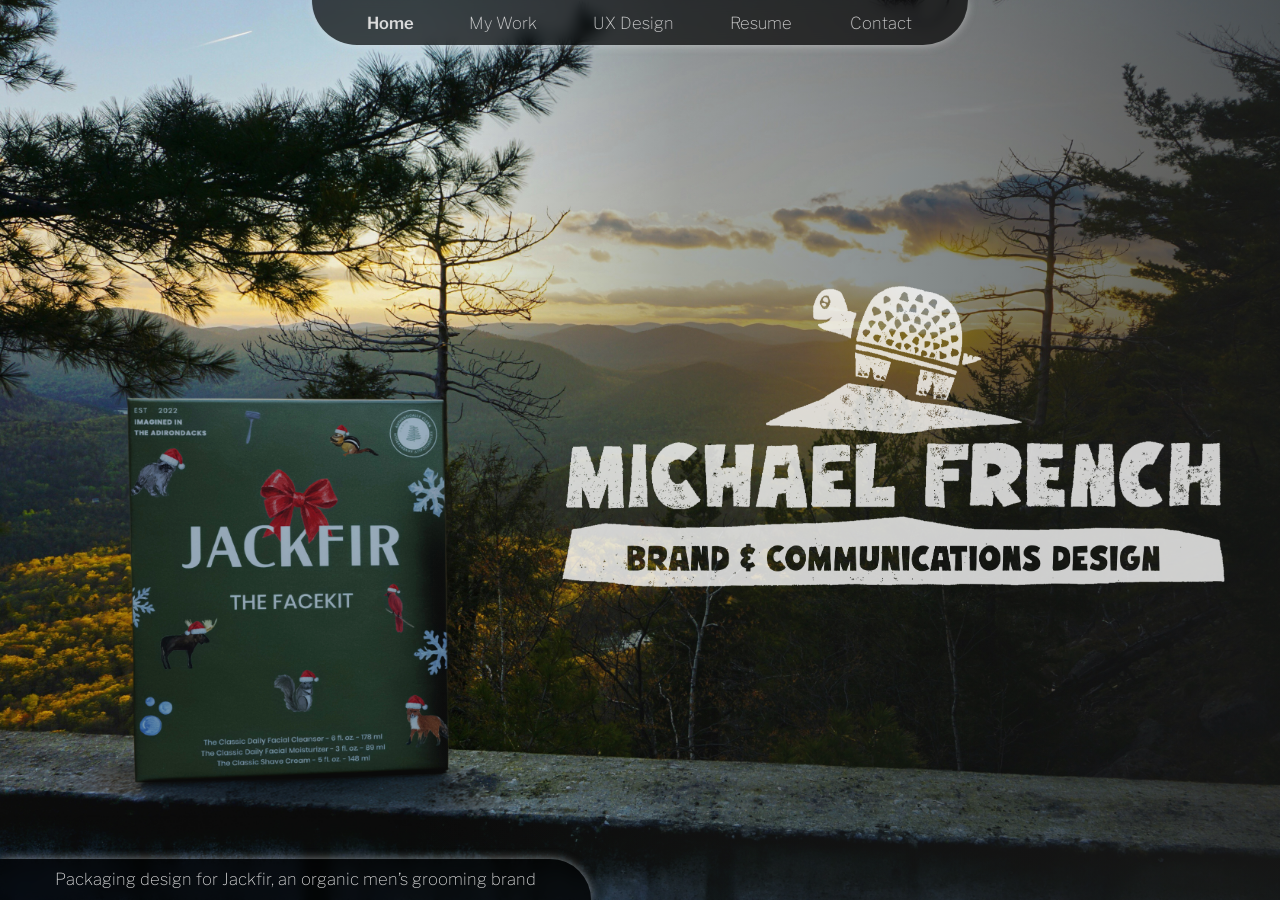
<file: index.html>
<!DOCTYPE html>
<html lang="en">
<head>
	<meta charset="UTF-8" />
	<meta name="viewport" content="width=device-width, initial-scale=1.0"/>
	<title>VISUALS | michaelfrench.co</title>

	<!-- SET UP FAVICONS -->
	<link href="/icons/favicon.ico" rel="icon" sizes="any">
	<link href="/icons/favicon.svg" rel="icon" type="image/svg+xml">
	<link href="/icons/Touch.png" rel="apple-touch-icon">

	<link rel="stylesheet" href="reset.css">
	<link rel="stylesheet" href="style.css">

	<script src="copy-email.js" defer></script>
	<script src="hero-slideshow.js" defer></script>

</head>
<body>
	<div class="hero">
		<img src="heroimages/hero1.jpg" alt="Preview of work" class="is-active"/>
		<img src="heroimages/hero2.jpg" alt="Preview of work"/>
		<img src="heroimages/hero3.jpg" alt="Preview of work"/>
		<!-- muted + playsinline are required for autoplay (playsinline for iOS) -->
		<video src="heroimages/hero4-small.mp4" poster="heroimages/hero4-poster.jpg" autoplay muted loop playsinline aria-label="Preview of work"></video>
	</div>
	<section class="hero-caption">
		<!-- caption for hero1.jpg, shown before hero-slideshow.js runs; other captions live in that file -->
		<p>Packaging design for Jackfir, an organic men’s grooming brand</p>
	</section>

	<div class="nav-bg" aria-hidden="true"></div>
	<nav>
		<ul>
			<li><a href="../visuals/" data-text="Home" class="active">Home</a></li>
			<!-- THIS PAGE WILL INCLUDE MY BIO: -->
			<li><a href="work/" data-text="My Work">My Work</a></li>
			<li><a href="../mfrench022.github.io/" data-text="UX Design">UX Design</a></li>
			<li><a href="resume/Michael French_Resume26.pdf" target="_blank" data-text="Resume">Resume</a></li>
			<!-- copies email to clipboard (copy-email.js); mailto is the fallback -->
			<li><a href="mailto:michael@michaelfrench.co" data-copy-email="michael@michaelfrench.co" data-text="Contact">Contact</a></li>
		</ul>
	</nav>

	<!-- "email copied" notification, shown by copy-email.js -->
	<div class="toast" role="status" aria-live="polite"></div>

	<!-- screen-blends with the hero -->
	<header class="header-blend">
		<img class="logo" src="logo.png" alt="Michael French Logo">
	</header>
	<div class="header-background"></div>

</body>
</html>
</file>
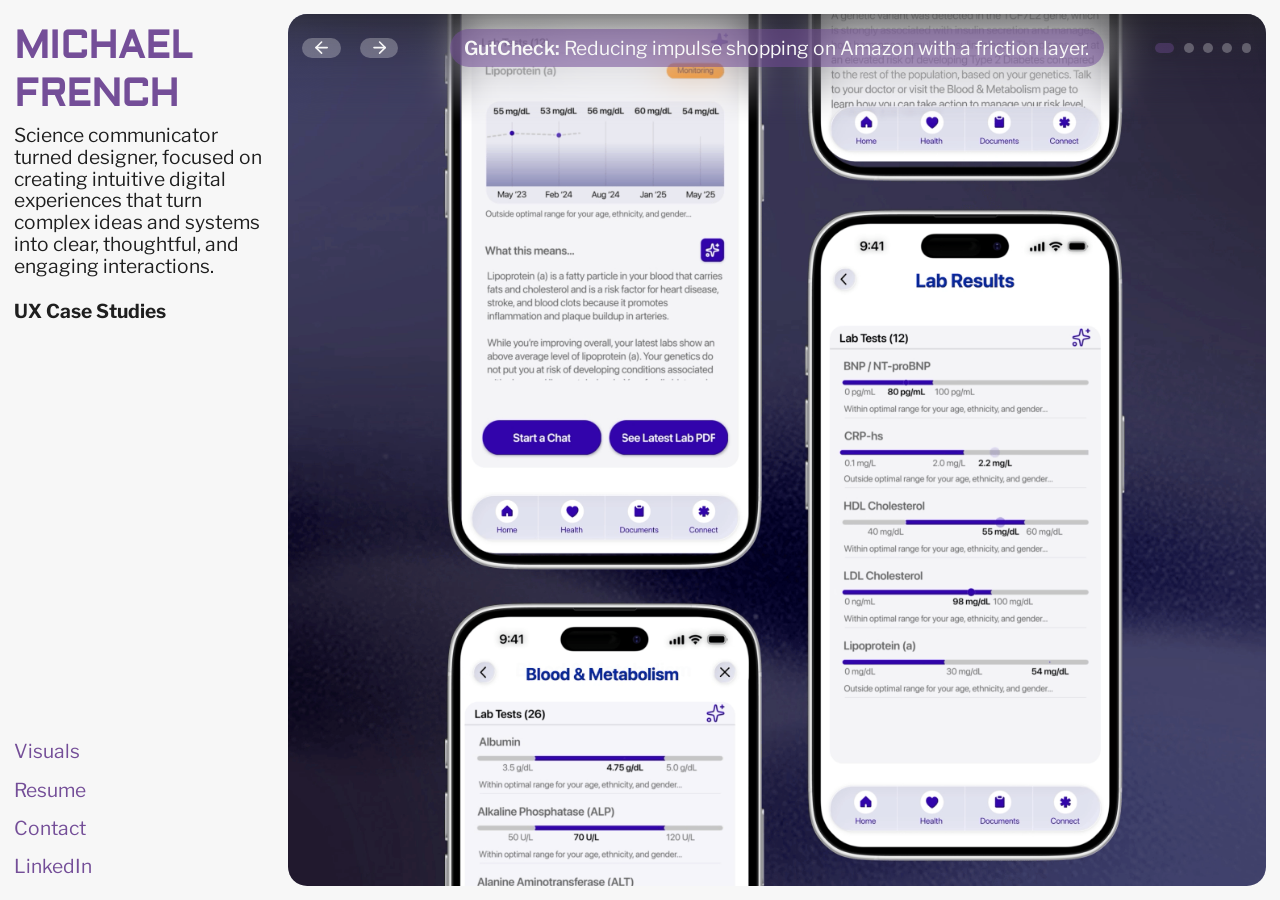
<file: ux/index.html>
<!DOCTYPE html>
<html lang="en">
<head>
  <meta charset="UTF-8" />
  <meta name="viewport" content="width=device-width, initial-scale=1.0"/>
  <title>UX DESIGN | michaelfrench.co</title>

    <!-- SET UP FAVICONS -->
  <link href="/icons/favicon.ico" rel="icon" sizes="any">
  <link href="/icons/favicon.svg" rel="icon" type="image/svg+xml">
  <link href="/icons/Touch.png" rel="apple-touch-icon">


  <link rel="stylesheet" href="reset.css">
  <link rel="stylesheet" href="style.css">

</head>
<body>

  <section class = "hero">
    <div class="panel">
      <div class ="header">
      
      <h1>Michael French</h1>
      <h2>Science communicator turned designer, focused on creating intuitive digital experiences that turn complex ideas and systems into clear, thoughtful, and engaging interactions.</h2>
      <button class="case-studies-btn"><h3>UX Case Studies</h3></button>
      </div>
      <div class="cta-container">
      <button><a href="../"><h3>Visuals</h3></a></button>
      <button><a href="../resume/Michael French_Resume26.pdf" target="_blank"><h3>Resume</h3></a></button>
      <!-- ADD COPY TO CLIPBOARD INTERACTION HERE -->
      <button><a href="mailto:michael@michaelfrench.co"><h3>Contact</h3></a></button>
      <button><a href="https://www.linkedin.com/in/michael-french-66b8b2169/" target="_blank"><h3>LinkedIn</h3></a></button>
      </div>
    </div>
     <div class="img-container">
        <img src="images/placeholder.gif" alt="">
        <div class="info-panel">
          <div class="nav-container">
            <button>
              <svg xmlns="http://www.w3.org/2000/svg" width="24" height="24" viewBox="0 0 24 24" fill="none" stroke="currentColor" stroke-width="2" stroke-linecap="round" stroke-linejoin="round" class="lucide lucide-arrow-left-icon lucide-arrow-left"><path d="m12 19-7-7 7-7"/><path d="M19 12H5"/></svg>
            </button>
            <button>
              <svg xmlns="http://www.w3.org/2000/svg" width="24" height="24" viewBox="0 0 24 24" fill="none" stroke="currentColor" stroke-width="2" stroke-linecap="round" stroke-linejoin="round" class="lucide lucide-arrow-right-icon lucide-arrow-right"><path d="M5 12h14"/><path d="m12 5 7 7-7 7"/></svg>
            </button>
          </div>
          <p><span>GutCheck:</span> Reducing impulse shopping on Amazon with a friction layer.</p>
           <div class="nav-progress">
            <div class="progress-active"></div>
            <div class="progress-inactive"></div>
            <div class="progress-inactive"></div>
            <div class="progress-inactive"></div>
            <div class="progress-inactive"></div>
          </div>
        </div>
     </div>
  </section>



  </div>
</body>
</html>
</file>
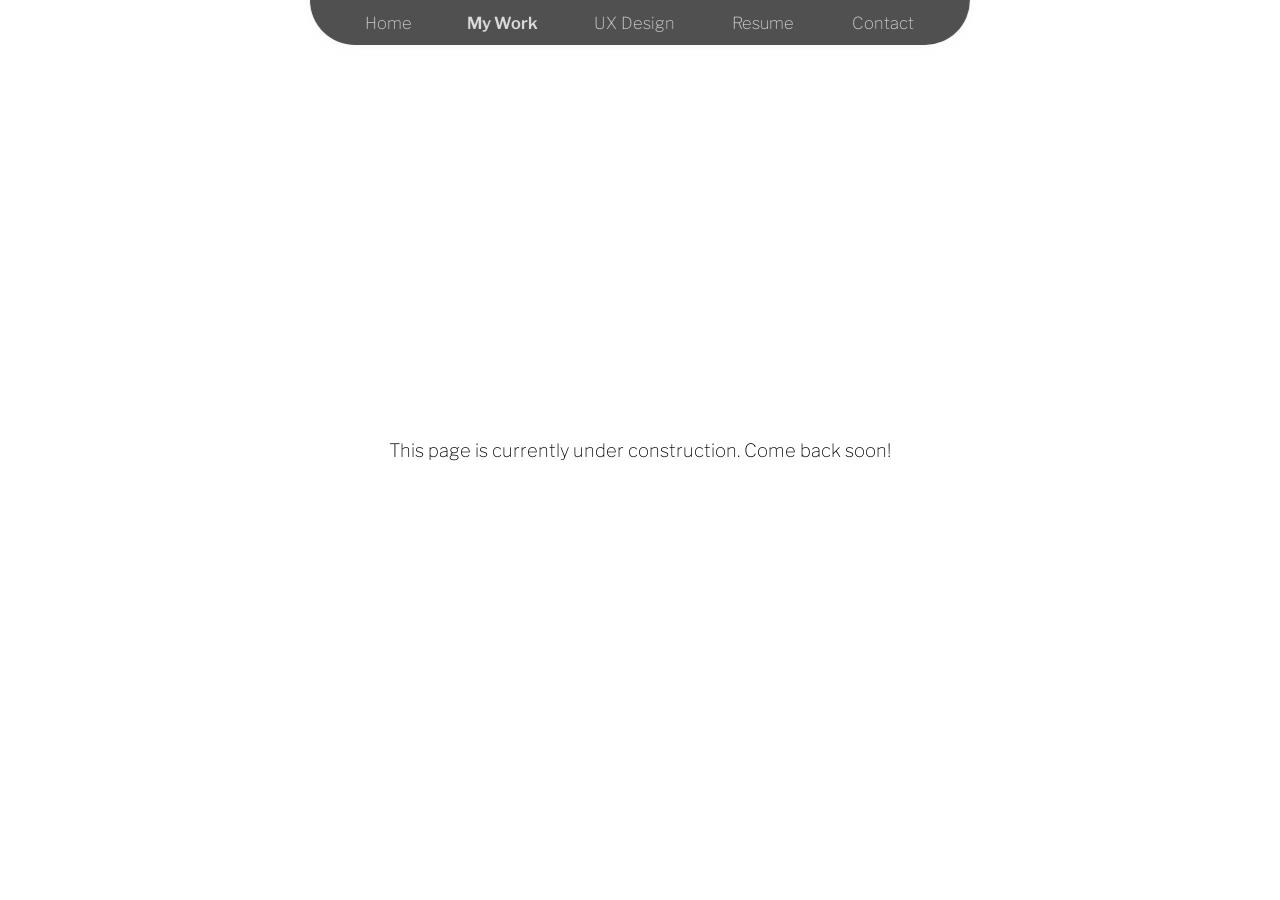
<file: work/index.html>
<!DOCTYPE html>
<html lang="en">
<head>
  <meta charset="UTF-8" />
  <meta name="viewport" content="width=device-width, initial-scale=1.0"/>
  <title>MY WORK | michaelfrench.co</title>

  <!-- SET UP FAVICONS -->
  <link href="/icons/favicon.ico" rel="icon" sizes="any">
  <link href="/icons/favicon.svg" rel="icon" type="image/svg+xml">
  <link href="/icons/Touch.png" rel="apple-touch-icon">


  <link rel="stylesheet" href="../reset.css">
  <link rel="stylesheet" href="../style.css">
    <link rel="stylesheet" href="work-style.css">

  <script src="../copy-email.js" defer></script>

</head>
<body>

    <div class="coming-soon">
      <h3>This page is currently under construction. Come back soon!</h3>
    </div>
    <!-- <div class ="hero">
      <img src="heroimages/herotest3.jpg" alt="Preview of work"/>
    </div>
    <section class="hero-caption">
      <p>Packaging design for Jackfir, an organic men’s grooming brand</p>
    </section> -->

    <nav>
      <ul>
        <li><a href="../../visuals/" data-text="Home">Home</a></li>
        <!-- THIS PAGE WILL INCLUDE MY BIO: -->
        <li><a href="../work/" data-text="My Work" class="active">My Work</a></li>
        <li><a href="../../mfrench022.github.io/" data-text="UX Design">UX Design</a></li>
        <li><a href="../resume/Michael French_Resume26.pdf" target="_blank" data-text="Resume">Resume</a></li>
        <!-- copies email to clipboard (copy-email.js); mailto is the fallback -->
        <li><a href="mailto:michael@michaelfrench.co" data-copy-email="michael@michaelfrench.co" data-text="Contact">Contact</a></li>
      </ul>
    </nav>

    <!-- "email copied" notification, shown by copy-email.js -->
    <div class="toast" role="status" aria-live="polite"></div>

    <header class="work-header">
      <img src="../logo.png">
       <!-- <h2>Brand & Communications Designer</h2> -->
    </header>

</body>
</html>
</file>
<file: style.css>
@import url('https://fonts.googleapis.com/css2?family=Libre+Franklin:ital,wght@0,100..900;1,100..900&display=swap');
/* @import url('https://fonts.googleapis.com/css2?family=Aldrich&display=swap'); */

:root {
	/* spacing */
	--padding: 3rem;
	--bar-inset: calc(var(--padding) / 2);
	--bar-inset-sm: calc(var(--bar-inset) / 2);

	/* color */
	--black: #000000af;
	--white: #dddddd;
	--white-transparent: #CACACA;
	--shade: 26, 26, 26;

	/* Test shade (RED) */
	/* --shade: 255, 6, 6; */

	/* type */
	--font-family: 'Libre Franklin', sans-serif;
	--font-size1: 0.9rem;
	--font-weight1: 100;
	--font-weight2: 600;
	--lineheight1: 1.05rem;

	/* effects */
	/* --text-shadow1: 0px 0px 0.2rem #00000088; */
	--nav-shadow: 0px 0px 0.5rem #ebebeb84;
	--text-shadow3: 0px 0px 0.5rem #020202;
	--border-radius: 3rem;
	--blur: 0.3rem;
	--transition: 0.3s ease-in-out;

	/* layers */
	--z-header-background: 1;
	--z-header: 2;
	--z-bar: 10;
	--z-toast: 11;

	/* gradients */
	--focus-gradient-left: linear-gradient(270deg, rgba(var(--shade), 0.7) 0%, rgba(var(--shade), 0.35) 70%, rgba(var(--shade), 0) 100%);
	--focus-gradient-top: linear-gradient(180deg, rgba(var(--shade), 0.4) 0%, rgba(var(--shade), 0.7) 40%, rgba(var(--shade), 0.35) 70%, rgba(var(--shade), 0) 100%);
}

html {
	font-size: 115%;
}

body {
	font-family: var(--font-family);
	font-weight: var(--font-weight1);
}

.hero {
	width: 100vw;
	height: 100vh;
	/* dvh tracks Safari's toolbars; vh is the fallback */
	height: 100dvh;
	position: fixed;

	/* slides stack on top of each other; hero-slideshow.js moves .is-active */
	img, video {
		position: absolute;
		inset: 0;
		width: 100%;
		height: 100%;
		object-fit: cover;
		object-position: bottom left;
		opacity: 0;
		transition: opacity 1.2s ease-in-out;
	}

	.is-active {
		opacity: 1;
	}
}

.hero-caption p {
	transition: opacity var(--transition);
}

.hero-caption p.is-fading {
	opacity: 0;
}

@media (prefers-reduced-motion: reduce) {
	.hero img, .hero video, .hero-caption p {
		transition: none;
	}
}

/* shared frosted bar: nav on top, caption on bottom, toast under nav */
nav, .hero-caption, .toast {
	position: fixed;
	z-index: var(--z-bar);
	max-width: calc(100vw - (2 * var(--bar-inset)));
	padding-inline: var(--padding);
	padding-block: calc(var(--padding) / 5);
	background-color: var(--black);
	backdrop-filter: blur(var(--blur));
	corner-shape: squircle;
	box-shadow: var(--nav-shadow);
	/* mix-blend-mode: screen; */
}

/* shared bar text */
nav a, .hero-caption p, .toast {
	font-size: var(--font-size1);
	line-height: var(--lineheight1);
	color: var(--white);
}

.hero-caption {
	bottom: 0;
	display: flex;
	align-items: center;
	/* border-top-left-radius: var(--border-radius); */
	border-top-right-radius: var(--border-radius);
}

nav {
	left: 50%;
	transform: translateX(-50%);
	border-bottom-left-radius: var(--border-radius);
	border-bottom-right-radius: var(--border-radius);

	ul {
		display: flex;
		justify-content: space-between;
		align-items: center;
		column-gap: var(--padding);
	}

	a {
		display: inline-flex;
		flex-direction: column;
		align-items: center;
		transition: all var(--transition);

		/* invisible bold copy that reserves the bold width */
		&::after {
			content: attr(data-text);
			font-weight: var(--font-weight2);
			height: 0;
			visibility: hidden;
			overflow: hidden;
			user-select: none;
			pointer-events: none;
		}

		&:hover, &.active {
			font-weight: var(--font-weight2);
		}
	}
}

/* "email copied" notification — tucks under the nav, slides down when shown */
.toast {
	z-index: var(--z-toast);
	top: calc(var(--nav-bottom, 0px) + var(--bar-inset-sm));
	left: 50%;
	transform: translate(-50%, -0.5rem);
	border-radius: var(--border-radius);
	white-space: nowrap;
	opacity: 0;
	visibility: hidden;
	pointer-events: none;
	transition: opacity var(--transition), transform var(--transition), visibility var(--transition);

	&.is-visible {
		opacity: 1;
		visibility: visible;
		transform: translate(-50%, 0);
	}
}

@media (prefers-reduced-motion: reduce) {
	.toast, .toast.is-visible {
		transform: translateX(-50%);
	}
}

header {
	position: fixed;
	z-index: var(--z-header);
	width: calc(12 * var(--padding));
	right: var(--padding);
	top: 50%;
	transform: translateY(-55%);
	display: flex;
	flex-direction: column;

	.logo {
		width: 100%;
		height: auto;
		filter: drop-shadow(var(--text-shadow3));
	}

	&.header-blend {
		mix-blend-mode: screen;
	}
}

.header-background {
	position: fixed;
	z-index: var(--z-header-background);
	width: calc(50vw + (4 * var(--padding)));
	height: 100vh;
	top: 0;
	right: 0;
	background: var(--focus-gradient-left);
}

/* ---------- responsive ---------- */

@media (width < 1250px) {
	header {
		width: calc(8 * var(--padding));
	}
}

@media (width < 980px) {
	html {
		font-size: 100%;
	}

	header {
		width: calc(10 * var(--padding));
		top: calc((2 * var(--padding)) + 5%);
		right: 50%;
		transform: translateX(50%);
	}

	.header-background {
		width: 100vw;
		height: 70vh;
		background: var(--focus-gradient-top);
	}

	.hero-caption {
		left: 0;
		right: 0;
		width: fit-content;
		margin-inline: auto;
		border-top-left-radius: var(--border-radius);
		justify-content: center;

		p {
			text-align: center;
		}
	}
}

@media (width < 600px) {
	html {
		font-size: 90%;
	}

	nav, .hero-caption {
		/* left + right + width:auto stretches the bar between equal gaps */
		--gap: var(--bar-inset);
		left: var(--gap);
		right: var(--gap);
		width: auto;
		max-width: none;
		margin-inline: 0;
		transform: none;
		/* padding-inline: var(--padding); */
	}

	nav ul {
		column-gap: var(--bar-inset);
	}

	.hero img, .hero video {
		object-position: 10% bottom;
	}

	header {
		width: calc(7 * var(--padding));
	}
}

@media (width < 450px) {
	nav {
		--gap: var(--bar-inset-sm);
		padding-inline: calc(var(--bar-inset) * 0.3);
	}

	nav ul {
		flex-wrap: wrap;
		justify-content: center;
		column-gap: var(--bar-inset-sm);
		row-gap: calc(var(--bar-inset) / 4);
	}
}

@media (height < 600px) and (width < 910px) {
	header {
		top: calc(2 * var(--padding));
	}
}

@media (height < 510px) {
	.hero img, .hero video {
		object-position: left 70%;
	}
}

@media (height < 450px) {
	html {
		font-size: 90%;
	}

	header {
		width: calc(6 * var(--padding));
		top: 50%;
		right: auto;
		left: 50%;
		transform: translate(-50%, -50%);
	}

	.header-background {
		height: 90vh;
	}
}
</file>
<file: ux/style.css>
@import url('https://fonts.googleapis.com/css2?family=Libre+Franklin:ital,wght@0,100..900;1,100..900&display=swap');
@import url('https://fonts.googleapis.com/css2?family=Aldrich&display=swap');

:root {
	font-size: 120%;
	scroll-behavior: smooth;
	--padding: 0.75rem;
	--radius: 1rem;
	--white: #F7F7F7;
	--white50: #f7f7f748;
	--black: #1F1F1F;
	--black-overlay: rgba(31, 31, 31, 0.537);
	--accent1: #744e98;
	--accent2: #744e988b;
	--button-shadow: 0 0 0.5rem rgba(43, 43, 43, 0.249);
	--ease-fast: 0.2s ease-in-out;
	--hover-transition: all var(--ease-fast);
	--ease-slow: 0.6s ease-in-out;
	--font-body: "Libre Franklin", sans-serif;
	--font-display: "Aldrich", sans-serif;
	--panel-width: 15rem;
	--hover-dot-size: 1.5rem;
	--nav-width: 5rem;
	--nav-button-size: 2rem;
	--icon-size: 1rem;
	--progress-dot-size: 0.5rem;
	--progress-active-width: 1rem;
	--blur-amount: 20px;
	--gradient-fade: linear-gradient(180deg, #000 0%, transparent 100%);
	background-color: var(--white);
}

html, body {
	margin: 0;
	height: 100%;
	overflow: hidden;
}

h1, h2, h3, p {
	font-family: var(--font-body);
	font-optical-sizing: auto;
	font-weight: 400;
	font-style: normal;
	color: var(--black);
}

h3 {
	font-weight: 700;
}

.hero {
	display: flex;
	height: 100vh;
	justify-content: space-between;
}

.panel {
	padding: var(--padding);
	padding-inline-end: calc(var(--padding) / 2);
	display: flex;
	flex-direction: column;
	justify-content: space-between;
	height: 100%;
	min-width: var(--panel-width);
	max-width: var(--panel-width);

	h1 {
		font-size: 2rem;
		margin-block: calc(var(--padding) / 2);
		color: var(--accent1);
		font-family: var(--font-display);
		font-weight: 700;
		text-transform: uppercase;
	}

	h2 {
		line-height: 1.14rem;
		margin-block-end: var(--padding);
	}

	.header button,
	.cta-container button {
		position: relative;
		display: inline-block;
		cursor: pointer;
		padding-block: calc(var(--padding) / 2);
		padding-inline-end: var(--padding);

		&::after {
			content: '';
			position: absolute;
			z-index: 0;
			width: var(--hover-dot-size);
			height: var(--hover-dot-size);
			border-radius: 50%;
			right: -0.25rem;
			top: 50%;
			transform: translateY(-50%) scale(0);
			opacity: 0;
			transition: var(--hover-transition);
		}

		&:hover::after {
			transform: translateY(-50%) scale(1);
			opacity: 1;
		}
	}

	.header .case-studies-btn {
		h3 {
			position: relative;
			z-index: 1;
		}

		&::after {
			background-color: var(--accent1);
		}
	}

	.cta-container {
		margin-top: auto;
		display: flex;
		flex-direction: column;
		align-items: flex-start;

		h3 {
			color: var(--accent1);
			font-weight: 400;
		}

		button {
			a {
				position: relative;
				z-index: 1;
			}

			&::after {
				background-color: var(--black);
			}
		}
	}
}

.img-container {
	flex: 1;
	margin: var(--padding);
	margin-inline-start: 0;
	border-radius: var(--radius);
	overflow: hidden;
	inset-block-end: 0;
	inset-inline-end: 0;
	position: relative;

	img {
		position: absolute;
		inset: 0;
		z-index: 0;
		width: 100%;
		height: 100%;
		object-fit: cover;
		transition: transform var(--ease-slow);
	}

	&:not(:has(.info-panel:hover)) {
		img:hover {
			transform: scale(1.03);
		}

		&:hover .info-panel p {
			background-color: var(--accent1);
		}
	}

	.info-panel {
		display: flex;
		align-items: center;
		padding: var(--padding);
		padding-block-end: calc(var(--padding) * 4);
		justify-content: space-between;
		width: 100%;
		gap: var(--padding);
		position: absolute;
		inset-block-start: 0;
		inset-inline: 0;
		z-index: 1;
		isolation: isolate;

		&::before {
			content: "";
			position: absolute;
			inset: 0;
			z-index: -1;
			pointer-events: none;
			background: linear-gradient(180deg, var(--black-overlay) 0%, transparent 100%);
			-webkit-backdrop-filter: blur(var(--blur-amount));
			backdrop-filter: blur(var(--blur-amount));
			-webkit-mask-image: var(--gradient-fade);
			mask-image: var(--gradient-fade);
		}

		p {
			width: fit-content;
			padding-inline: var(--padding);
			padding-block: calc(var(--padding) / 2);
			text-align: center;
			color: var(--white);
			background-color: var(--accent2);
			border-radius: var(--radius);
			transition: background-color var(--ease-slow);
		}

		button {
			color: var(--white);
		}

		span {
			font-weight: 600;
		}

		.nav-container,
		.nav-progress {
			width: var(--nav-width);
			display: flex;
			justify-content: space-between;
			column-gap: var(--padding);

			button {
				background-color: var(--white50);
				width: var(--nav-button-size);
				border-radius: var(--radius);
				display: flex;
				align-items: center;
				justify-content: center;
				transform: none;
				transition: background-color var(--ease-fast), box-shadow var(--ease-fast);

				svg {
					width: var(--icon-size);
					height: var(--icon-size);
					flex-shrink: 0;
				}

				&:hover {
					box-shadow: var(--button-shadow);
					background-color: var(--accent2);
				}
			}
		}

		.nav-progress {
			column-gap: calc(var(--padding) / 2);
		}

		.progress-inactive,
		.progress-active {
			width: var(--progress-dot-size);
			height: var(--progress-dot-size);
			border-radius: 100%;
			background-color: var(--white50);
			transition: var(--hover-transition);
		}

		.progress-active {
			width: var(--progress-active-width);
			border-radius: var(--radius);
			background-color: var(--accent2);
			box-shadow: var(--button-shadow);
			opacity: 70%;
		}
	}
}

@media (max-width: 768px) {
	:root {
		font-size: 90%;
	}
	
	html, body {
		height: auto;
		overflow: auto;
	}

	.hero {
		flex-direction: column;
		justify-content: flex-start;
		gap: 0;
		height: auto;
		min-height: 100vh;
	}

	.panel {
		max-width: 100%;
		height: auto;
		/* background-color: red; */
		padding-block-end: 0;

		h2 {
			max-width: 50ch;
		}
	}

	.img-container {
		flex: none;
		min-height: 90vh;
		margin-inline-start: var(--padding);
	}

	.case-studies-btn {
		margin-block-end: calc(12 * var(--padding));
	}

	.panel .cta-container {
		flex-direction: row;
		justify-content: space-between;
		align-items: center;
		gap: calc(var(--padding) / 2);
	}
}
</file>
<file: work/work-style.css>
.work-header {
    background-color: red;
    height: 100vh;
    width: calc(6 * var(--padding));
    top: 0;
    bottom: 0;
    left: 0;
    transform: none;
    padding-inline: calc(var(--padding) / 2);
}

@media (width < 910px) {

	.work-header {
        max-height: 15vh;
        height: auto;
        width: 100vw;
        bottom: 0;
        top: auto;
        left: 0;
        transform: none;
        padding-inline: calc(var(--padding) / 2);
    }

}





/* FOR COMING SOON NOTE */
.coming-soon {
    display: flex;
    justify-content: center;
    align-items: center;
    height: 100vh;
    width: 100vw;
    background-color: white;
    z-index: 9000;
    position: fixed;
}

nav {
    z-index: 10000;
}
</file>
